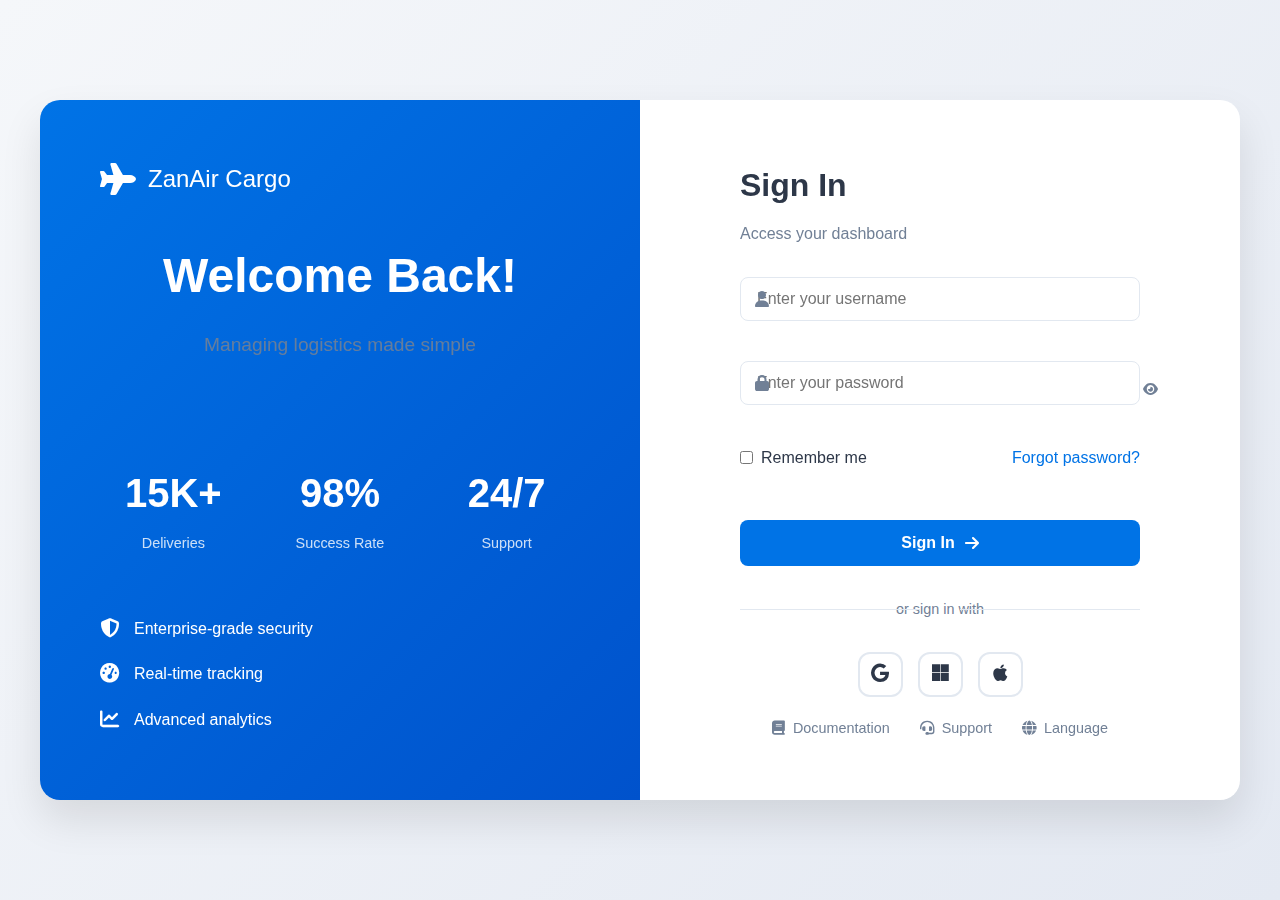
<file: login.html>
<!DOCTYPE html>
<html lang="en">
  <head>
    <meta charset="UTF-8" />
    <meta name="viewport" content="width=device-width, initial-scale=1.0" />
    <title>ZanAir Cargo | Login</title>
    <link
      rel="stylesheet"
      href="https://cdnjs.cloudflare.com/ajax/libs/font-awesome/6.7.1/css/all.min.css"
    />
    <link rel="stylesheet" href="css/login.css" />
  </head>
  <body>
    <div class="login-wrapper">
      <div class="animated-background">
        <div class="cube"></div>
        <div class="cube"></div>
        <div class="cube"></div>
        <div class="cube"></div>
        <div class="cube"></div>
      </div>

      <div class="login-container">
        <div class="login-left">
          <div class="login-header">
            <div class="logo">
              <i class="fas fa-plane"></i>
              <span>ZanAir Cargo</span>
            </div>
            <h1>Welcome Back!</h1>
            <p>Managing logistics made simple</p>
          </div>

          <div class="stats-preview">
            <div class="stat-item">
              <span class="stat-number">15K+</span>
              <span class="stat-label">Deliveries</span>
            </div>
            <div class="stat-item">
              <span class="stat-number">98%</span>
              <span class="stat-label">Success Rate</span>
            </div>
            <div class="stat-item">
              <span class="stat-number">24/7</span>
              <span class="stat-label">Support</span>
            </div>
          </div>

          <div class="feature-list">
            <div class="feature-item">
              <i class="fas fa-shield-alt"></i>
              <span>Enterprise-grade security</span>
            </div>
            <div class="feature-item">
              <i class="fas fa-tachometer-alt"></i>
              <span>Real-time tracking</span>
            </div>
            <div class="feature-item">
              <i class="fas fa-chart-line"></i>
              <span>Advanced analytics</span>
            </div>
          </div>
        </div>

        <div class="login-right">
          <div class="login-box">
            <h2>Sign In</h2>
            <p>Access your dashboard</p>

            <form class="login-form" action="login.php" method="POST">
              <div class="form-group">
                <div class="input-icon">
                  <i class="fas fa-user"></i>
                  <input
                    type="text"
                    id="username"
                    name="username"
                    placeholder="Enter your username"
                    required
                  />
                </div>
              </div>

              <div class="form-group">
                <div class="input-icon">
                  <i class="fas fa-lock"></i>
                  <input
                    type="password"
                    id="password"
                    name="password"
                    placeholder="Enter your password"
                    required
                  />
                  <button type="button" class="toggle-password">
                    <i class="fas fa-eye"></i>
                  </button>
                </div>
              </div>

              <div class="form-options">
                <label class="remember-me">
                  <input type="checkbox" name="remember" />
                  <span>Remember me</span>
                </label>
                <a href="#" class="forgot-password">Forgot password?</a>
              </div>

              <button type="submit" class="btn-login">
                <span>Sign In</span>
                <i class="fas fa-arrow-right"></i>
              </button>
            </form>

            <div class="login-footer">
              <div class="divider">
                <span>or sign in with</span>
              </div>
              <div class="social-login">
                <button class="btn-social google">
                  <i class="fab fa-google"></i>
                </button>
                <button class="btn-social microsoft">
                  <i class="fab fa-microsoft"></i>
                </button>
                <button class="btn-social apple">
                  <i class="fab fa-apple"></i>
                </button>
              </div>
            </div>
          </div>

          <div class="help-links">
            <a href="#"><i class="fas fa-book"></i> Documentation</a>
            <a href="#"><i class="fas fa-headset"></i> Support</a>
            <a href="#"><i class="fas fa-globe"></i> Language</a>
          </div>
        </div>
      </div>
    </div>
    <script src="js/login.js"></script>
  </body>
</html>
</file>
<file: css/login.css>
@import url("https://fonts.googleapis.com/css2?family=Poppins:ital,wght@0,100;0,200;0,300;0,400;0,500;0,600;0,700;0,800;0,900;1,100;1,200;1,300;1,400;1,500;1,600;1,700;1,800;1,900&display=swap");
/* Root colors for TanAir Branding */
:root {
  --blue-color: #0073e6;
  --yellow-color: #ffc800;
  --text-color: #333333;
  --button-hover: #005bb5;
  --primary-color: #0073e6;
  --text-color: #2d3748;
  --text-light: #718096;
  --bg-light: #f7fafc;
  --border-color: #e2e8f0;
  --error-color: #e53e3e;
  --success-color: #38a169;
  --primary: #0073e6;
  --primary-dark: #0052cc;
  --secondary: #6c757d;
  --success: #28a745;
  --bg-light: #f8f9fa;
  --text-main: #2d3748;
  --text-light: #718096;
  --border: #e2e8f0;
  --shadow: rgba(0, 0, 0, 0.1);
}

* {
  box-sizing: border-box;
  padding: 0;
  margin: 0;
}
body {
  font-family: "Poppins", sans-serif;
  background-color: #fff;
  color: var(--text-color);
  line-height: 1.6;
  margin: 0;
  padding: 0;
  font-family: -apple-system, BlinkMacSystemFont, "Segoe UI", Roboto, Oxygen,
    Ubuntu, Cantarell, sans-serif;
  background: var(--bg-light);
  height: 100vh;
  display: flex;
  align-items: center;
  justify-content: center;
  min-height: 100vh;
}

/* Animated Background */
.animated-background {
  position: fixed;
  width: 100vw;
  height: 100vh;
  top: 0;
  left: 0;
  background: linear-gradient(135deg, #f5f7fa 0%, #e4e9f2 100%);
  overflow: hidden;
  z-index: -1;
}

.cube {
  position: absolute;
  background: rgba(0, 115, 230, 0.1);
  animation: cube 25s linear infinite;
}

.cube:nth-child(1) {
  width: 100px;
  height: 100px;
  top: 25%;
  left: 15%;
}
.cube:nth-child(2) {
  width: 150px;
  height: 150px;
  top: 55%;
  left: 45%;
}
.cube:nth-child(3) {
  width: 80px;
  height: 80px;
  top: 15%;
  right: 15%;
}
.cube:nth-child(4) {
  width: 120px;
  height: 120px;
  bottom: 25%;
  right: 35%;
}
.cube:nth-child(5) {
  width: 90px;
  height: 90px;
  bottom: 15%;
  left: 25%;
}

@keyframes cube {
  0% {
    transform: rotate(0deg) translate(0, 0);
  }
  100% {
    transform: rotate(360deg) translate(100px, 100px);
  }
}

.container {
  background: url(/Images/login-background.jpg) center center/cover no-repeat
    fixed;
  height: 100vh;
  position: relative;
  color: #fff;
}
.container::before {
  content: "";
  position: absolute;
  top: 0;
  left: 0;
  width: 100%;
  height: 100%;
  background: rgba(0, 0, 0, 0.7);
}
.container * {
  z-index: 10;
}
.loginHeader {
  padding-top: 40px;
  text-align: center;
  opacity: 0.9;
  margin-bottom: 60px;
}
.loginHeader h1 {
  font-size: 80px;
  color: var(--blue-color);
}
.loginHeader p {
  color: var(--yellow-color);
  font-size: 50px;
}
.loginHeader p::after {
  content: "";
  display: block;
  height: 5px;
  background: var(--blue-color);
  width: 50%;
  margin: 0 auto;
}
.loginBody form {
  margin: 0 auto;
  width: 600px;
  text-align: center;
  background: rgba(0, 0, 0, 0.5);
  padding: 50px;
  border: 1px solid var(--blue-color);
  border-radius: 10px;
  opacity: 0.9;
}
.loginInputsContainer {
  margin-top: 20px;
}
.loginInputsContainer label {
  display: block;
  font-size: 20px;
  font-weight: bold;
  text-align: left;
  color: var(--yellow-color);
}
.loginInputsContainer input {
  width: 100%;
  padding: 4px;
  height: 40px;
  border: 2px solid #f5f5f5;
  border-radius: 5px;
  font-size: 20px;
  text-align: center;
}
.loginInputsContainer input:focus {
  outline-color: var(--blue-color);
}
.btn {
  margin-top: 40px;
  text-align: center;
}
.btn button {
  font-size: 20px;
  width: 100%;
  padding: 10px 70px;
  background: var(--blue-color);
  color: #f4f4f4;
  border-radius: 7px;
  cursor: pointer;
}
.btn button:hover {
  font-size: 20px;
  padding: 10px 70px;
  border-radius: 7px;
  background: #fff;
  color: var(--text-color);
}

.login-container {
  display: flex;
  background: white;
  border-radius: 20px;
  box-shadow: 0 20px 40px var(--shadow);
  width: 1200px;
  height: 700px;
  overflow: hidden;
}

/* Left Side */
.login-left {
  flex: 1;
  padding: 60px;
  background: linear-gradient(
    135deg,
    var(--primary) 0%,
    var(--primary-dark) 100%
  );
  color: white;
  display: flex;
  flex-direction: column;
}

.logo {
  display: flex;
  align-items: center;
  gap: 12px;
  font-size: 1.5rem;
  margin-bottom: 40px;
}

.logo i {
  font-size: 2rem;
}

.login-header h1 {
  font-size: 3rem;
  margin-bottom: 15px;
}

.login-header p {
  font-size: 1.2rem;
  opacity: 0.9;
}

/* Stats Preview */
.stats-preview {
  display: grid;
  grid-template-columns: repeat(3, 1fr);
  gap: 20px;
  margin: 60px 0;
}

.stat-item {
  text-align: center;
}

.stat-number {
  display: block;
  font-size: 2.5rem;
  font-weight: bold;
  margin-bottom: 5px;
}

.stat-label {
  font-size: 0.9rem;
  opacity: 0.8;
}

/* Feature List */
.feature-list {
  margin-top: auto;
}

.feature-item {
  display: flex;
  align-items: center;
  gap: 15px;
  margin-bottom: 20px;
}

.feature-item i {
  font-size: 1.2rem;
}

/* Right Side */
.login-right {
  flex: 1;
  padding: 60px;
  display: flex;
  flex-direction: column;
}

.login-box {
  max-width: 400px;
  margin: 0 auto;
  width: 100%;
}

.login-box h2 {
  font-size: 2rem;
  color: var(--text-main);
  margin-bottom: 10px;
}

.login-box p {
  color: var(--text-light);
  margin-bottom: 30px;
}

/* Form Styles */
.form-group {
  margin-bottom: 20px;
}

.input-icon {
  position: relative;
  display: flex;
  align-items: center;
}

.input-icon i {
  position: absolute;
  left: 15px;
  color: var(--text-light);
}

.input-icon input {
  width: 100%;
  padding: 15px 15px 15px 45px;
  border: 2px solid var(--border);
  border-radius: 12px;
  font-size: 1rem;
  transition: all 0.3s ease;
}

.input-icon input:focus {
  border-color: var(--primary);
  box-shadow: 0 0 0 3px rgba(0, 115, 230, 0.1);
  outline: none;
}

.toggle-password {
  position: absolute;
  right: 15px;
  background: none;
  border: none;
  color: var(--text-light);
  cursor: pointer;
}

/* Form Options */
.form-options {
  display: flex;
  justify-content: space-between;
  align-items: center;
  margin-bottom: 30px;
}

.remember-me {
  display: flex;
  align-items: center;
  gap: 8px;
  color: var(--text-main);
}

.forgot-password {
  color: var(--primary);
  text-decoration: none;
  font-weight: 500;
}

/* Login Button */
.btn-login {
  width: 100%;
  padding: 15px;
  background: var(--primary);
  color: white;
  border: none;
  border-radius: 12px;
  font-size: 1rem;
  font-weight: 600;
  cursor: pointer;
  display: flex;
  align-items: center;
  justify-content: center;
  gap: 10px;
  transition: all 0.3s ease;
}

.btn-login:hover {
  background: var(--primary-dark);
  transform: translateY(-2px);
}

/* Social Login */
.divider {
  text-align: center;
  margin: 30px 0;
  position: relative;
}

.divider::before,
.divider::after {
  content: "";
  position: absolute;
  top: 50%;
  width: 45%;
  height: 1px;
  background: var(--border);
}

.divider::before {
  left: 0;
}
.divider::after {
  right: 0;
}

.divider span {
  background: white;
  padding: 0 15px;
  color: var(--text-light);
  font-size: 0.9rem;
}

.social-login {
  display: flex;
  justify-content: center;
  gap: 15px;
}

.btn-social {
  width: 45px;
  height: 45px;
  border: 2px solid var(--border);
  border-radius: 12px;
  background: white;
  color: var(--text-main);
  font-size: 1.2rem;
  cursor: pointer;
  transition: all 0.3s ease;
}

.btn-social:hover {
  border-color: var(--primary);
  color: var(--primary);
  transform: translateY(-2px);
}

/* Help Links */
.help-links {
  margin-top: auto;
  display: flex;
  justify-content: center;
  gap: 30px;
}

.help-links a {
  color: var(--text-light);
  text-decoration: none;
  display: flex;
  align-items: center;
  gap: 8px;
  font-size: 0.9rem;
  transition: color 0.3s ease;
}

.help-links a:hover {
  color: var(--primary);
}

/* Responsive Design */
@media (max-width: 1200px) {
  .login-container {
    width: 95%;
    height: auto;
    flex-direction: column;
    margin: 20px;
  }

  .login-left,
  .login-right {
    padding: 40px;
  }

  .stats-preview {
    margin: 40px 0;
  }
}

@media (max-width: 768px) {
  .login-left {
    display: none;
  }

  .login-right {
    padding: 30px;
  }

  .form-options {
    flex-direction: column;
    gap: 15px;
    align-items: flex-start;
  }
}

.login-banner {
  position: relative;
  background: url("../images/cargo-banner.jpg") center/cover;
  display: flex;
  align-items: center;
  justify-content: center;
  color: #fff;
  text-align: center;
  padding: 40px;
}

.banner-overlay {
  position: absolute;
  top: 0;
  left: 0;
  right: 0;
  bottom: 0;
  background: linear-gradient(
    45deg,
    rgba(0, 115, 230, 0.9),
    rgba(0, 115, 230, 0.6)
  );
}

.banner-content {
  position: relative;
  z-index: 1;
}

.banner-content h1 {
  font-size: 2.5rem;
  margin-bottom: 15px;
  text-shadow: 0 2px 4px rgba(0, 0, 0, 0.2);
}

.banner-content p {
  font-size: 1.1rem;
  opacity: 0.9;
}

.login-content {
  padding: 40px;
  display: flex;
  flex-direction: column;
}

.login-header {
  text-align: center;
  margin-bottom: 40px;
}

.brand {
  display: flex;
  align-items: center;
  justify-content: center;
  gap: 10px;
  font-size: 1.5rem;
  color: var(--primary-color);
  margin-bottom: 30px;
}

.brand i {
  font-size: 1.8rem;
}

.login-header h2 {
  color: var(--text-color);
  margin-bottom: 10px;
}

.login-header p {
  color: var(--text-light);
}

.login-form {
  display: flex;
  flex-direction: column;
  gap: 20px;
}

.form-group {
  display: flex;
  flex-direction: column;
  gap: 8px;
}

.form-group label {
  display: flex;
  align-items: center;
  gap: 8px;
  color: var(--text-color);
  font-weight: 500;
}

.form-group label i {
  color: var(--primary-color);
}

.form-group input {
  padding: 12px 16px;
  border: 1px solid var(--border-color);
  border-radius: 8px;
  font-size: 1rem;
  transition: all 0.3s ease;
}

.form-group input:focus {
  outline: none;
  border-color: var(--primary-color);
  box-shadow: 0 0 0 3px rgba(0, 115, 230, 0.1);
}

.password-input {
  position: relative;
  display: flex;
  align-items: center;
}

.toggle-password {
  position: absolute;
  right: 12px;
  background: none;
  border: none;
  color: var(--text-light);
  cursor: pointer;
  padding: 0;
}

.form-options {
  display: flex;
  justify-content: space-between;
  align-items: center;
}

.remember-me {
  display: flex;
  align-items: center;
  gap: 8px;
  color: var(--text-color);
}

.forgot-password {
  color: var(--primary-color);
  text-decoration: none;
  font-weight: 500;
}

.btn-login {
  background: var(--primary-color);
  color: #fff;
  border: none;
  padding: 14px;
  border-radius: 8px;
  font-size: 1rem;
  font-weight: 600;
  cursor: pointer;
  display: flex;
  align-items: center;
  justify-content: center;
  gap: 10px;
  transition: all 0.3s ease;
}

.btn-login:hover {
  background: #0065cc;
  transform: translateY(-1px);
}

.login-footer {
  margin-top: auto;
  text-align: center;
}

.system-requirements {
  margin-bottom: 15px;
}

.system-requirements p {
  color: var(--text-light);
  font-size: 0.9rem;
  margin-bottom: 8px;
}

.browser-icons {
  display: flex;
  justify-content: center;
  gap: 15px;
  color: var(--text-light);
  font-size: 1.2rem;
}

.copyright {
  color: var(--text-light);
  font-size: 0.85rem;
}

@media (max-width: 1024px) {
  .login-container {
    grid-template-columns: 1fr;
    height: auto;
    margin: 20px;
  }

  .login-banner {
    display: none;
  }
}

@media (max-width: 480px) {
  .login-content {
    padding: 20px;
  }

  .form-options {
    flex-direction: column;
    gap: 15px;
  }
}

.login-notification {
  position: fixed;
  top: 20px;
  right: 20px;
  padding: 15px 25px;
  border-radius: 8px;
  display: flex;
  align-items: center;
  gap: 10px;
  animation: slideIn 0.3s ease;
  z-index: 1000;
  box-shadow: 0 4px 12px rgba(0, 0, 0, 0.1);
}

.login-notification.success {
  background: var(--success-color);
  color: white;
}

.login-notification.error {
  background: var(--error-color);
  color: white;
}

@keyframes slideIn {
  from {
    transform: translateX(100%);
    opacity: 0;
  }
  to {
    transform: translateX(0);
    opacity: 1;
  }
}
</file>
